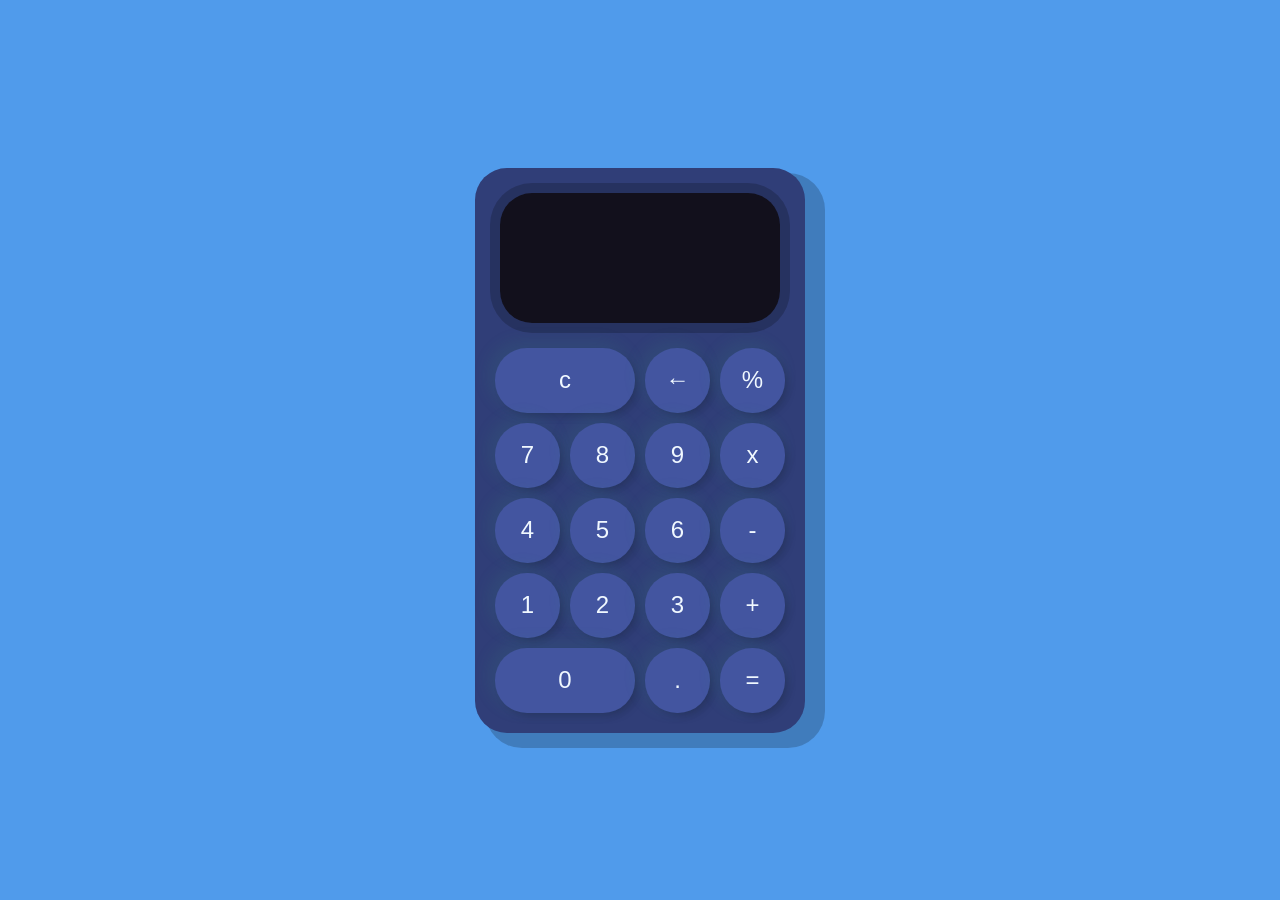
<file: index.html>
<!DOCTYPE html>
<html lang="es">
<head>
    <meta charset="UTF-8">
    <meta content="width=device-width, initial-scale=1" name="viewport" />
    <link rel="stylesheet" href="css/normalize.css">
    <link rel="stylesheet" href="css/styles.css">
    <script src="js/calculadora.js" type="text/javascript"></script>
    <script src="js/display.js" type="text/javascript"></script>
    <script src="js/scripts.js" type="text/javascript" defer></script>
    <title>Mi pagina web</title>
</head>
<body>
    <div class="container">
        <div class="calculadora">
            <div class="display">
                <div class="valor-anterior"></div>
                <div class="valor-actual"></div>
            </div>
            <button class="reset col-2">c</button>
            <button>&larr;</button>
            <button class="operador">%</button>
            <button class="numero">7</button>
            <button class="numero">8</button>
            <button class="numero">9</button>
            <button class="operador">x</button>
            <button class="numero">4</button>
            <button class="numero">5</button>
            <button class="numero">6</button>
            <button class="operador">-</button>
            <button class="numero">1</button>
            <button class="numero">2</button>
            <button class="numero">3</button>
            <button class="operador">+</button>
            <button class="numero col-2">0</button>
            <button class="numero">.</button>
            <button class="resultado">=</button>
        </div>
    </div>
</body>
</html>
</file>
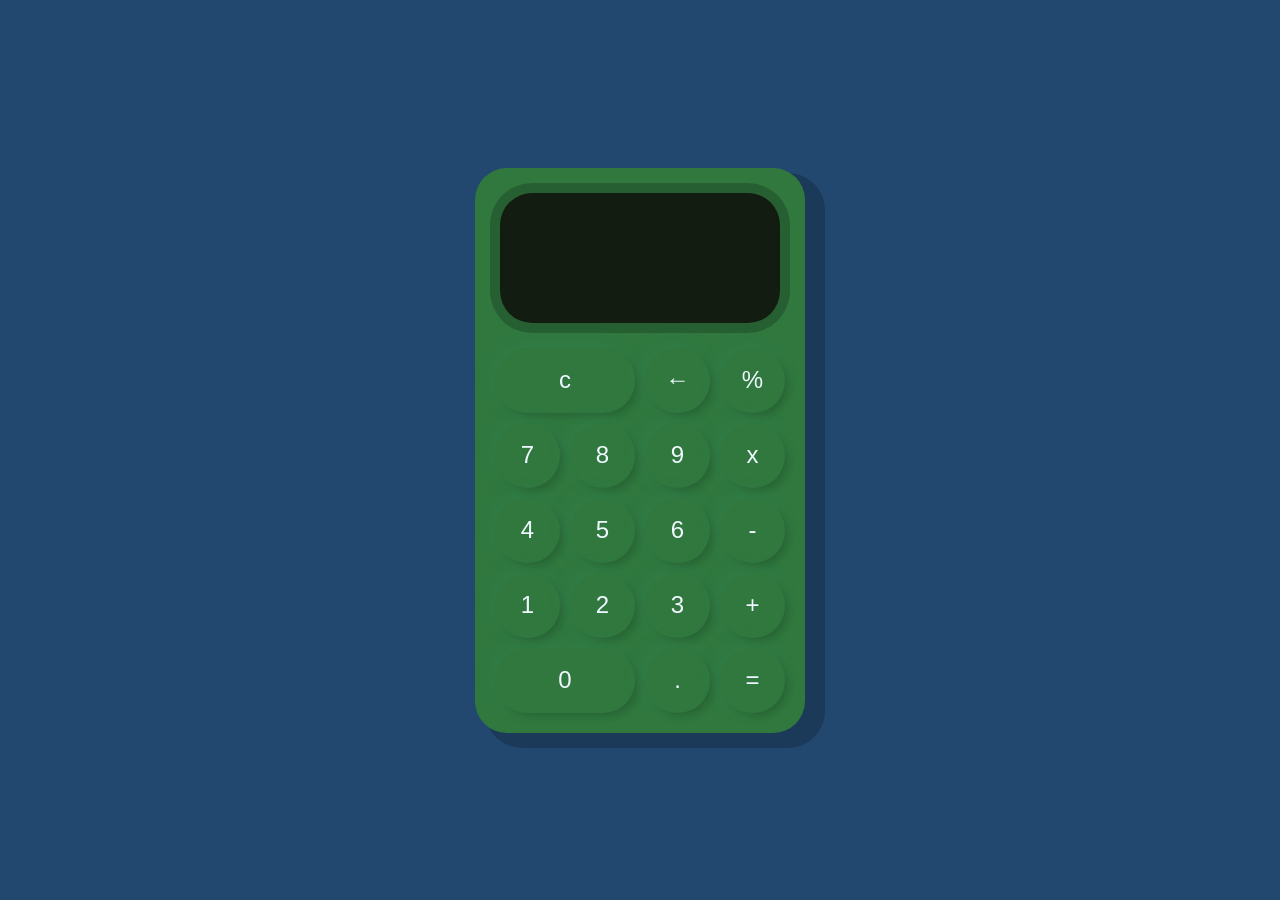
<file: calculadora/index.html>
<!DOCTYPE html>
<html lang="es">
<head>
    <meta charset="UTF-8">
    <link rel="stylesheet" href="css/normalize.css">
    <link rel="stylesheet" href="css/styles.css">
    <script src="js/calculadora.js" type="text/javascript"></script>
    <script src="js/display.js" type="text/javascript"></script>
    <script src="js/scripts.js" type="text/javascript" defer></script>
    <title>Mi pagina web</title>
</head>
<body>
    <div class="container">
        <div class="calculadora">
            <div class="display">
                <div class="valor-anterior"></div>
                <div class="valor-actual"></div>
            </div>
            <button class="reset col-2">c</button>
            <button>&larr;</button>
            <button class="operador">%</button>
            <button class="numero">7</button>
            <button class="numero">8</button>
            <button class="numero">9</button>
            <button class="operador">x</button>
            <button class="numero">4</button>
            <button class="numero">5</button>
            <button class="numero">6</button>
            <button class="operador">-</button>
            <button class="numero">1</button>
            <button class="numero">2</button>
            <button class="numero">3</button>
            <button class="operador">+</button>
            <button class="numero col-2">0</button>
            <button class="numero">.</button>
            <button class="resultado">=</button>
        </div>
    </div>
</body>
</html>
</file>
<file: css/styles.css>
* {
    box-sizing: border-box;
}

body {
    font-family: 'Franklin Gothic Medium', 'Arial Narrow', Arial, sans-serif;
    background-color: rgb(80, 155, 235);
}

.container {
    display: flex;
    justify-content: center;
    align-items: center;
    height: 100vh;
}

.calculadora {
    display: grid;
    grid-template-columns: repeat(4, 75px);
    grid-template-rows: 160px repeat(5, 75px);
    background-color: rgb(48, 62, 120);
    padding: 15px;
    border-radius: 32px;
    box-shadow: 15px 10px 0px 5px rgba(0, 0, 0, 0.2);
    color:aliceblue;
}

button {
    color: rgb(240, 248, 255);
    margin: 5px;
    padding: 0;
    border-radius: 32px;
    background-color: rgb(67, 85, 160);
    font-size: 1.5em;
    border: none;
    box-shadow: 5px 5px 10px -3px rgba(0, 0, 0, 0.2), -5px -5px 15px 3px rgba(54, 147, 124, 0.122);
    cursor: pointer;
}

button:hover {
    background-color: rgb(56, 78, 164);
}

.col-2 {
    grid-column: span 2;
}

.display {
    grid-column: 1 / -1;
    padding: 16px;
    display: flex;
    margin: 10px 10px 20px;
    flex-direction: column;
    align-items: flex-end;
    background-color: rgba(10, 6, 6, 0.8);
    border-radius: 32px;
    text-align: right;
    justify-content: space-between;
    word-break: break-all;
    box-shadow: 0px 0px 0px 10px rgba(0, 0, 0, 0.2);
}

.valor-anterior {
    font-size: 2em;
}

.valor-actual {
    font-size: 1.5em;
}
</file>
<file: calculadora/css/styles.css>
* {
    box-sizing: border-box;
}

body {
    font-family: 'Franklin Gothic Medium', 'Arial Narrow', Arial, sans-serif;
    background-color: rgb(34, 72, 112);
}

.container {
    display: flex;
    justify-content: center;
    align-items: center;
    height: 100vh;
}

.calculadora {
    display: grid;
    grid-template-columns: repeat(4, 75px);
    grid-template-rows: 160px repeat(5, 75px);
    background-color: rgb(48, 120, 62);
    padding: 15px;
    border-radius: 32px;
    box-shadow: 15px 10px 0px 5px rgba(0, 0, 0, 0.2);
    color:aliceblue;
}

button {
    color: rgb(240, 248, 255);
    margin: 5px;
    padding: 0;
    border-radius: 32px;
    background-color: rgb(48, 120, 62);;
    font-size: 1.5em;
    border: none;
    box-shadow: 5px 5px 10px -3px rgba(0, 0, 0, 0.2), -5px -5px 15px 3px rgba(54, 147, 124, 0.122);
}

.col-2 {
    grid-column: span 2;
}

.display {
    grid-column: 1 / -1;
    padding: 16px;
    display: flex;
    margin: 10px 10px 20px;
    flex-direction: column;
    align-items: flex-end;
    background-color: rgba(10, 6, 6, 0.8);
    border-radius: 32px;
    text-align: right;
    justify-content: space-between;
    word-break: break-all;
    box-shadow: 0px 0px 0px 10px rgba(0, 0, 0, 0.2);
}

.valor-anterior {
    font-size: 2em;
}

.valor-actual {
    font-size: 1.5em;
}
</file>
